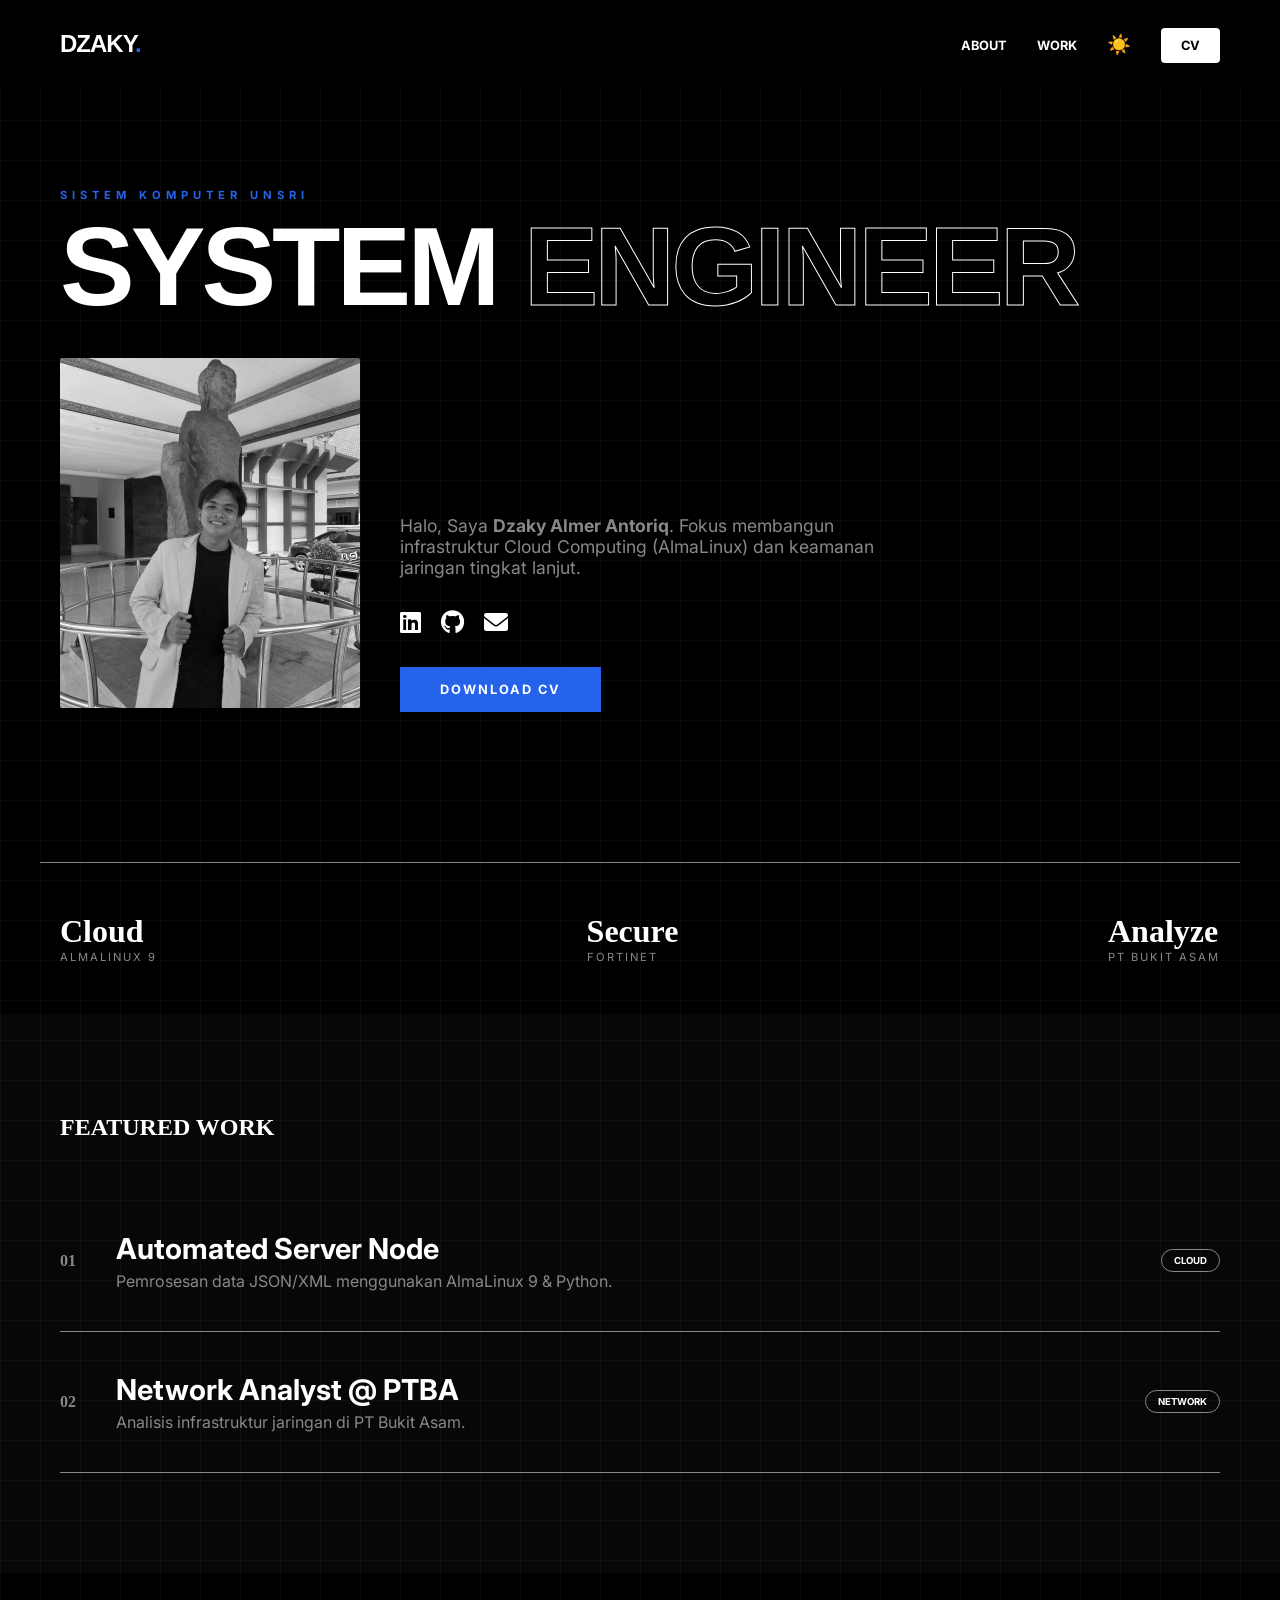
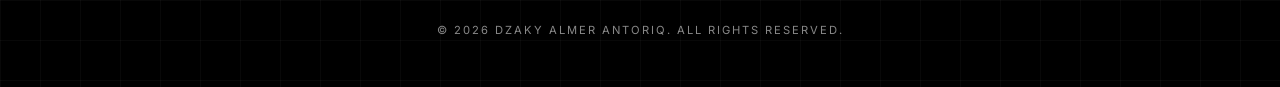
<file: index.html>
<!DOCTYPE html>
<html lang="id">
<head>
    <meta charset="UTF-8">
    <meta name="viewport" content="width=device-width, initial-scale=1.0">
    <title>Dzaky Almer Antoriq | Computer Systems</title>
    <link rel="stylesheet" href="webcv.css">
    <link href="https://fonts.googleapis.com/css2?family=Syncopate:wght@700&family=Inter:wght@400;700&display=swap" rel="stylesheet">
    <link rel="stylesheet" href="https://cdnjs.cloudflare.com/ajax/libs/font-awesome/6.0.0/css/all.min.css">
</head>
<body class="dark-theme"> <nav>
        <div class="container nav-wrapper">
            <div class="logo">DZAKY<span>.</span></div>
            <ul class="nav-links">
                <li><a href="#about">About</a></li>
                <li><a href="#projects">Work</a></li>
                <li><button id="theme-toggle" class="btn-theme">☀️</button></li>
                <li><a href="DZAKY ALMER ANTORIQ.pdf" class="btn-cv" download>CV</a></li>
            </ul>
        </div>
    </nav>

    <header id="about" class="hero">
        <div class="container hero-content reveal active">
            <div class="hero-main">
                <h2 class="hero-tag">SISTEM KOMPUTER UNSRI</h2>
                <h1 class="big-title">SYSTEM<span> ENGINEER</span></h1>
                <div class="hero-flex">
                    <div class="hero-image">
                        <img src="foto-dzaky.jpeg" alt="Dzaky Almer Antoriq">
                    </div>
                    <div class="hero-subtext">
                        <p>Halo, Saya <strong>Dzaky Almer Antoriq</strong>. Fokus membangun infrastruktur Cloud Computing (AlmaLinux) dan keamanan jaringan tingkat lanjut.</p>
                        <div class="social-links">
                            <a href="https://www.linkedin.com/in/dzaky-almer-antoriq-600607283" target="_blank"><i class="fab fa-linkedin"></i></a>
                            <a href="https://github.com/dzakyalmer061" target="_blank"><i class="fab fa-github"></i></a>
                            <a href="mailto:dzakyalmerantoriq0611@gmail.com"><i class="fas fa-envelope"></i></a>
                        </div>
                        <a href="DZAKY ALMER ANTORIQ.pdf" class="btn-primary" download>DOWNLOAD CV</a>
                    </div>
                </div>
            </div>
        </div>
    </header>

    <section class="stats container reveal">
        <div class="stat-item">
            <h3>Cloud</h3>
            <p>AlmaLinux 9</p>
        </div>
        <div class="stat-item">
            <h3>Secure</h3>
            <p>Fortinet</p>
        </div>
        <div class="stat-item">
            <h3>Analyze</h3>
            <p>PT Bukit Asam</p>
        </div>
    </section>

    <section id="projects" class="projects">
        <div class="container">
            <h2 class="section-title reveal">FEATURED WORK</h2>
            <div class="project-list">
                <div class="project-row reveal">
                    <span class="p-num">01</span>
                    <div class="p-content">
                        <h3>Automated Server Node</h3>
                        <p>Pemrosesan data JSON/XML menggunakan AlmaLinux 9 & Python.</p>
                    </div>
                    <div class="p-tag">CLOUD</div>
                </div>
                <div class="project-row reveal">
                    <span class="p-num">02</span>
                    <div class="p-content">
                        <h3>Network Analyst @ PTBA</h3>
                        <p>Analisis infrastruktur jaringan di PT Bukit Asam.</p>
                    </div>
                    <div class="p-tag">NETWORK</div>
                </div>
            </div>
        </div>
    </section>

    <footer>
        <p>&copy; 2026 DZAKY ALMER ANTORIQ. ALL RIGHTS RESERVED.</p>
    </footer>

    <script>
        const btn = document.getElementById("theme-toggle");
        const body = document.body;

        // Cek Memori Tema
        const savedTheme = localStorage.getItem("theme");
        if (savedTheme === "light") {
            body.classList.remove("dark-theme");
            body.classList.add("light-theme");
            btn.innerHTML = "🌙";
        }

        // Fungsi Toggle
        btn.addEventListener("click", function() {
            if (body.classList.contains("dark-theme")) {
                body.classList.remove("dark-theme");
                body.classList.add("light-theme");
                btn.innerHTML = "🌙";
                localStorage.setItem("theme", "light");
            } else {
                body.classList.remove("light-theme");
                body.classList.add("dark-theme");
                btn.innerHTML = "☀️";
                localStorage.setItem("theme", "dark");
            }
        });

        // Scroll Reveal
        window.addEventListener('scroll', () => {
            document.querySelectorAll('.reveal').forEach(el => {
                if (el.getBoundingClientRect().top < window.innerHeight - 50) {
                    el.classList.add('active');
                }
            });
        });
    </script>
</body>
</html>
</file>
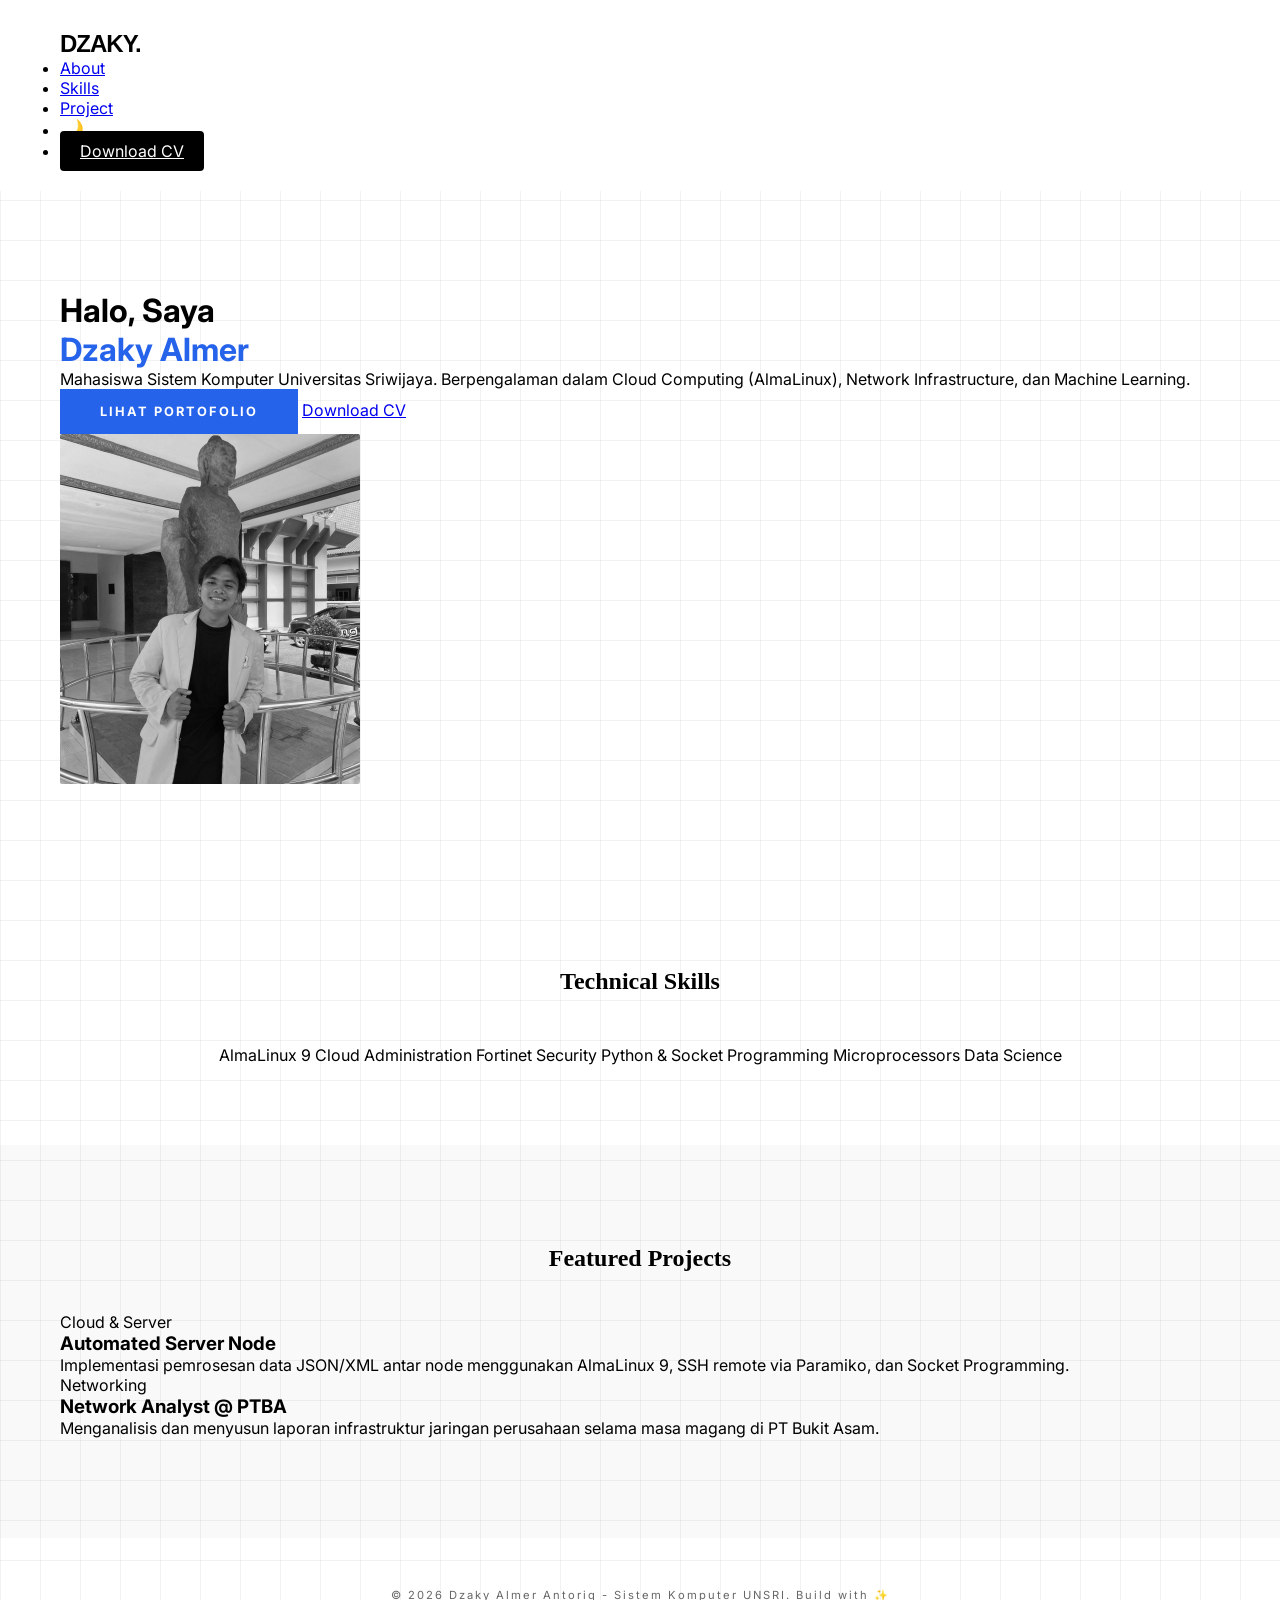
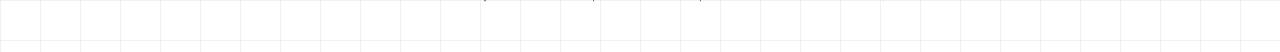
<file: tampilan.html>
<!DOCTYPE html>
<html lang="id">
<head>
    <meta charset="UTF-8">
    <meta name="viewport" content="width=device-width, initial-scale=1.0">
    <title>Dzaky Almer Antoriq | Portfolio Sistem Komputer UNSRI</title>
    <link rel="stylesheet" href="webcv.css">
    <link href="https://fonts.googleapis.com/css2?family=Inter:wght@400;600;700&display=swap" rel="stylesheet">
</head>
<body class="light-theme">

    <nav>
        <div class="container">
            <div class="logo">DZAKY.</div>
            <ul>
                <li><a href="#about">About</a></li>
                <li><a href="#skills">Skills</a></li>
                <li><a href="#projects">Project</a></li>
                <li><button id="theme-toggle" class="btn-theme">🌙</button></li>
                <li><a href="#" class="btn-cv">Download CV</a></li>
            </ul>
        </div>
    </nav>

    <header id="about" class="hero">
        <div class="container hero-content reveal active">
            <div class="hero-text">
                <h1>Halo, Saya <br><span id="typing-text" style="color: #2563eb;"></span></h1>
                <p>Mahasiswa Sistem Komputer Universitas Sriwijaya. Berpengalaman dalam Cloud Computing (AlmaLinux), Network Infrastructure, dan Machine Learning.</p>
                <div class="hero-btns">
                    <a href="#projects" class="btn-primary">Lihat Portofolio</a>
                    <a href="CV_Dzaky_Almer.pdf" class="btn-secondary" download>Download CV</a>
                </div>
            </div>
            <div class="hero-image">
                <img src="foto-dzaky.jpeg" alt="Dzaky Almer Antoriq">
            </div>
        </div>
    </header>

    <section id="skills" class="container reveal" style="padding: 80px 0; text-align: center;">
        <h2 class="section-title">Technical Skills</h2>
        <div class="skills-grid">
            <span class="skill-tag">AlmaLinux 9</span>
            <span class="skill-tag">Cloud Administration</span>
            <span class="skill-tag">Fortinet Security</span>
            <span class="skill-tag">Python & Socket Programming</span>
            <span class="skill-tag">Microprocessors</span>
            <span class="skill-tag">Data Science</span>
        </div>
    </section>

    <section id="projects" class="projects">
        <div class="container">
            <h2 class="reveal section-title" style="text-align: center; margin-bottom: 40px;">Featured Projects</h2>
            <div class="project-grid">
                <div class="project-card reveal">
                    <div class="project-info">
                        <div class="project-tag">Cloud & Server</div>
                        <h3>Automated Server Node</h3>
                        <p>Implementasi pemrosesan data JSON/XML antar node menggunakan AlmaLinux 9, SSH remote via Paramiko, dan Socket Programming.</p>
                    </div>
                </div>
                <div class="project-card reveal">
                    <div class="project-info">
                        <div class="project-tag">Networking</div>
                        <h3>Network Analyst @ PTBA</h3>
                        <p>Menganalisis dan menyusun laporan infrastruktur jaringan perusahaan selama masa magang di PT Bukit Asam.</p>
                    </div>
                </div>
            </div>
        </div>
    </section>

    <footer>
        <p>&copy; 2026 Dzaky Almer Antoriq - Sistem Komputer UNSRI. Build with ✨</p>
    </footer>

    <script>
        // --- LOGIKA TYPING EFFECT ---
        const text = "Dzaky Almer Antoriq";
        let index = 0;
        function type() {
            if (index < text.length) {
                document.getElementById("typing-text").innerHTML += text.charAt(index);
                index++;
                setTimeout(type, 100);
            }
        }

        // --- LOGIKA DARK MODE DENGAN MEMORI (LOCALSTORAGE) ---
        const btn = document.getElementById("theme-toggle");
        const currentTheme = localStorage.getItem("theme");

        // Cek apakah user sebelumnya sudah setel dark mode
        if (currentTheme === "dark") {
            document.body.classList.add("dark-theme");
            btn.innerHTML = "☀️";
        }

        btn.addEventListener("click", function() {
            document.body.classList.toggle("dark-theme");
            
            let theme = "light";
            if (document.body.classList.contains("dark-theme")) {
                theme = "dark";
                btn.innerHTML = "☀️";
            } else {
                btn.innerHTML = "🌙";
            }
            // Simpan pilihan user ke memori browser
            localStorage.setItem("theme", theme);
        });

        // Jalankan typing effect saat load
        window.onload = type;

        // --- LOGIKA SCROLL REVEAL ---
        window.addEventListener('scroll', reveal);
        function reveal() {
            var reveals = document.querySelectorAll('.reveal');
            for (var i = 0; i < reveals.length; i++) {
                var windowHeight = window.innerHeight;
                var revealTop = reveals[i].getBoundingClientRect().top;
                if (revealTop < windowHeight - 100) {
                    reveals[i].classList.add('active');
                }
            }
        }
    </script>
</body>
</html>
</file>
<file: webcv.css>
:root {
    --primary: #2563eb;
    --accent: #3b82f6;
}

/* TEMA GELAP (DEFAULT) */
.dark-theme {
    --bg: #000000;
    --text: #ffffff;
    --gray: #888888;
    --grid: linear-gradient(rgba(255, 255, 255, 0.03) 1px, transparent 1px),
            linear-gradient(90deg, rgba(255, 255, 255, 0.03) 1px, transparent 1px);
}

/* TEMA TERANG */
.light-theme {
    --bg: #ffffff;
    --text: #000000;
    --gray: #666666;
    --grid: linear-gradient(rgba(0, 0, 0, 0.05) 1px, transparent 1px),
            linear-gradient(90deg, rgba(0, 0, 0, 0.05) 1px, transparent 1px);
}

* { margin: 0; padding: 0; box-sizing: border-box; }

body { 
    font-family: 'Inter', sans-serif; 
    background-color: var(--bg); 
    color: var(--text); 
    background-image: var(--grid);
    background-size: 40px 40px;
    overflow-x: hidden;
    transition: background-color 0.4s ease, color 0.4s ease;
}

.container { max-width: 1200px; margin: 0 auto; padding: 0 20px; }

/* NAVBAR */
nav { padding: 30px 0; position: sticky; top: 0; z-index: 100; background: var(--bg); transition: 0.4s; }
.nav-wrapper { display: flex; justify-content: space-between; align-items: center; }
.logo { font-family: 'Syncopate', sans-serif; font-size: 1.5rem; letter-spacing: -1px; font-weight: 700; }
.logo span { color: var(--primary); }
.nav-links { display: flex; list-style: none; gap: 30px; align-items: center; }
.nav-links a { text-decoration: none; color: var(--text); font-weight: 700; font-size: 0.8rem; text-transform: uppercase; }
.btn-cv { background: var(--text); color: var(--bg) !important; padding: 10px 20px; border-radius: 4px; }
.btn-theme { background: none; border: none; cursor: pointer; color: var(--text); font-size: 1.2rem; outline: none; }

/* HERO */
.hero { padding: 100px 0; }
.hero-tag { font-size: 0.7rem; color: var(--primary); letter-spacing: 5px; margin-bottom: 15px; font-weight: 700; }
.big-title { 
    font-family: 'Syncopate', sans-serif; 
    font-size: clamp(2.5rem, 10vw, 7rem); 
    line-height: 0.9; 
    letter-spacing: -4px; 
    margin-bottom: 40px; 
    font-weight: 700;
}
.big-title span { color: transparent; -webkit-text-stroke: 1px var(--text); }

.hero-flex { display: flex; align-items: flex-end; gap: 40px; flex-wrap: wrap; }
.hero-image img { width: 300px; height: 350px; object-fit: cover; border-radius: 2px; filter: grayscale(1); transition: 0.5s; }
.hero-image img:hover { filter: grayscale(0); transform: scale(1.02); }
.hero-subtext { max-width: 500px; }
.hero-subtext p { font-size: 1.1rem; color: var(--gray); margin-bottom: 30px; }

.social-links { display: flex; gap: 20px; margin-bottom: 30px; font-size: 1.5rem; }
.social-links a { color: var(--text); transition: 0.3s; }
.social-links a:hover { color: var(--primary); }

.btn-primary { 
    display: inline-block; 
    background: var(--primary); 
    color: white; 
    padding: 15px 40px; 
    text-decoration: none; 
    font-weight: 700; 
    text-transform: uppercase;
    font-size: 0.8rem;
    letter-spacing: 2px;
}

/* STATS */
.stats { display: flex; justify-content: space-between; border-top: 1px solid var(--gray); padding: 50px 20px; margin-top: 50px; flex-wrap: wrap; gap: 20px; }
.stat-item h3 { font-size: 2rem; font-family: 'Syncopate'; font-weight: 700; }
.stat-item p { color: var(--gray); text-transform: uppercase; font-size: 0.7rem; letter-spacing: 2px; }

/* PROJECTS */
.projects { padding: 100px 0; background: rgba(128,128,128,0.05); }
.section-title { font-family: 'Syncopate'; font-size: 1.5rem; margin-bottom: 50px; font-weight: 700; }
.project-row { 
    display: flex; 
    align-items: center; 
    padding: 40px 0; 
    border-bottom: 1px solid var(--gray); 
    cursor: pointer;
    transition: 0.3s;
}
.project-row:hover { background: rgba(37, 99, 235, 0.1); padding-left: 20px; }
.p-num { font-family: 'Syncopate'; color: var(--gray); margin-right: 40px; font-weight: 700; }
.p-content { flex: 1; }
.p-content h3 { font-size: 1.8rem; margin-bottom: 5px; font-weight: 700; }
.p-content p { color: var(--gray); }
.p-tag { font-weight: 700; font-size: 0.6rem; border: 1px solid var(--gray); padding: 5px 12px; border-radius: 50px; }

footer { padding: 50px 0; text-align: center; color: var(--gray); font-size: 0.7rem; letter-spacing: 2px; }

/* REVEAL */
.reveal { opacity: 0; transform: translateY(30px); transition: 0.8s ease; }
.reveal.active { opacity: 1; transform: translateY(0); }

@media (max-width: 768px) {
    .nav-links { display: none; }
    .hero-flex { flex-direction: column-reverse; text-align: center; align-items: center; }
    .hero-image img { width: 100%; max-width: 300px; height: auto; }
    .big-title { font-size: 3rem; letter-spacing: -2px; }
    .stats { justify-content: center; text-align: center; }
}
</file>
